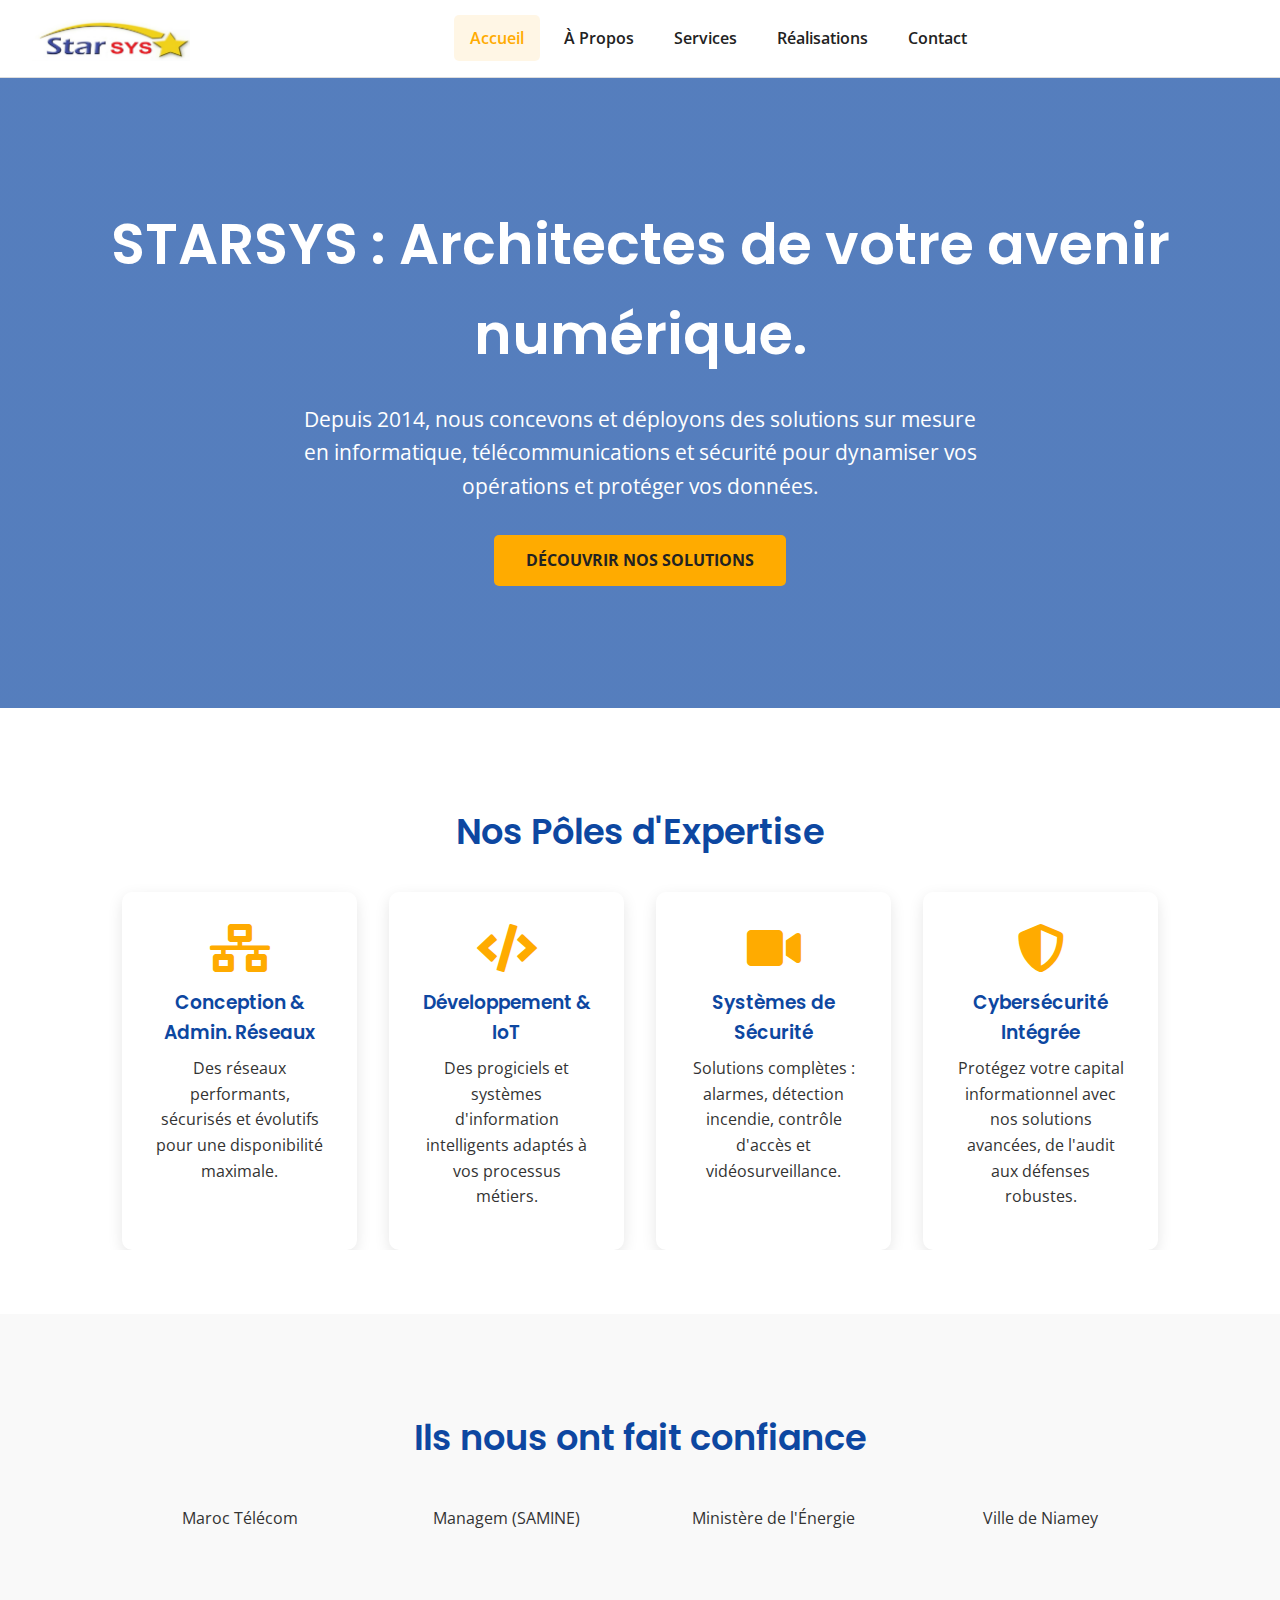
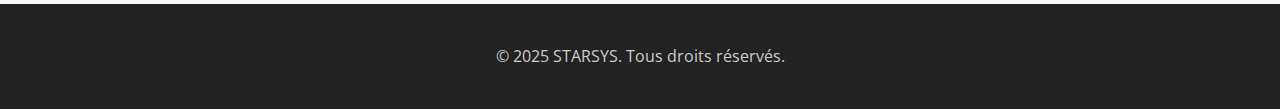
<file: index.html>
<!DOCTYPE html>
<html lang="fr">
<head>
    <meta charset="UTF-8">
    <meta name="viewport" content="width=device-width, initial-scale=1.0">
    <title>STARSYS</title>
    <link rel="stylesheet" href="style.css">
    <!-- Google Fonts -->
    <link href="https://fonts.googleapis.com/css2?family=Poppins:wght@600&family=Open+Sans:wght@400;600&display=swap" rel="stylesheet">
    <!-- Font Awesome pour les icônes -->
    <link rel="stylesheet" href="https://cdnjs.cloudflare.com/ajax/libs/font-awesome/5.15.3/css/all.min.css"/>
</head>
<body>
    <header>
        <nav class="navbar">
            <a href="index.html" class="logo-link">
                <img src="images/LOGO_STARSYS.png" alt="Logo STARSYS" class="logo-img">
            </a>
            <ul class="nav-links">
                <li><a href="index.html" class="active">Accueil</a></li>
                <li><a href="a-propos.html">À Propos</a></li>
                <li><a href="services.html">Services</a></li>
                <li><a href="realisations.html">Réalisations</a></li>
                <li><a href="contact.html">Contact</a></li>
            </ul>
            <div class="menu-toggle">
                <div class="bar"></div>
                <div class="bar"></div>
                <div class="bar"></div>
            </div>
        </nav>
    </header>

    <main>
        <section class="hero">
            <h1>STARSYS : Architectes de votre avenir numérique.</h1>
            <p>Depuis 2014, nous concevons et déployons des solutions sur mesure en informatique, télécommunications et sécurité pour dynamiser vos opérations et protéger vos données.</p>
            <a href="services.html" class="btn">DÉCOUVRIR NOS SOLUTIONS</a>
        </section>

        <section class="section">
            <div class="container">
                <h2>Nos Pôles d'Expertise</h2>
                <div class="grid-4">
                    <div class="card">
                        <i class="fas fa-network-wired"></i>
                        <h3>Conception & Admin. Réseaux</h3>
                        <p>Des réseaux performants, sécurisés et évolutifs pour une disponibilité maximale.</p>
                    </div>
                    <div class="card">
                        <i class="fas fa-code"></i>
                        <h3>Développement & IoT</h3>
                        <p>Des progiciels et systèmes d'information intelligents adaptés à vos processus métiers.</p>
                    </div>
                    <div class="card">
                        <i class="fas fa-video"></i>
                        <h3>Systèmes de Sécurité</h3>
                        <p>Solutions complètes : alarmes, détection incendie, contrôle d'accès et vidéosurveillance.</p>
                    </div>
                     <div class="card">
                        <i class="fas fa-shield-alt"></i>
                        <h3>Cybersécurité Intégrée</h3>
                        <p>Protégez votre capital informationnel avec nos solutions avancées, de l'audit aux défenses robustes.</p>
                    </div>
                </div>
            </div>
        </section>
        
        <section class="section section-light">
             <div class="container">
                <h2>Ils nous ont fait confiance</h2>
                <div class="grid-4">
                    <p>Maroc Télécom</p>
                    <p>Managem (SAMINE)</p>
                    <p>Ministère de l'Énergie</p>
                    <p>Ville de Niamey</p>
                </div>
             </div>
        </section>
    </main>

    <footer class="footer">
        <p>&copy; 2025 STARSYS. Tous droits réservés.</p>
    </footer>

    <script src="script.js"></script>
</body>
</html>
</file>
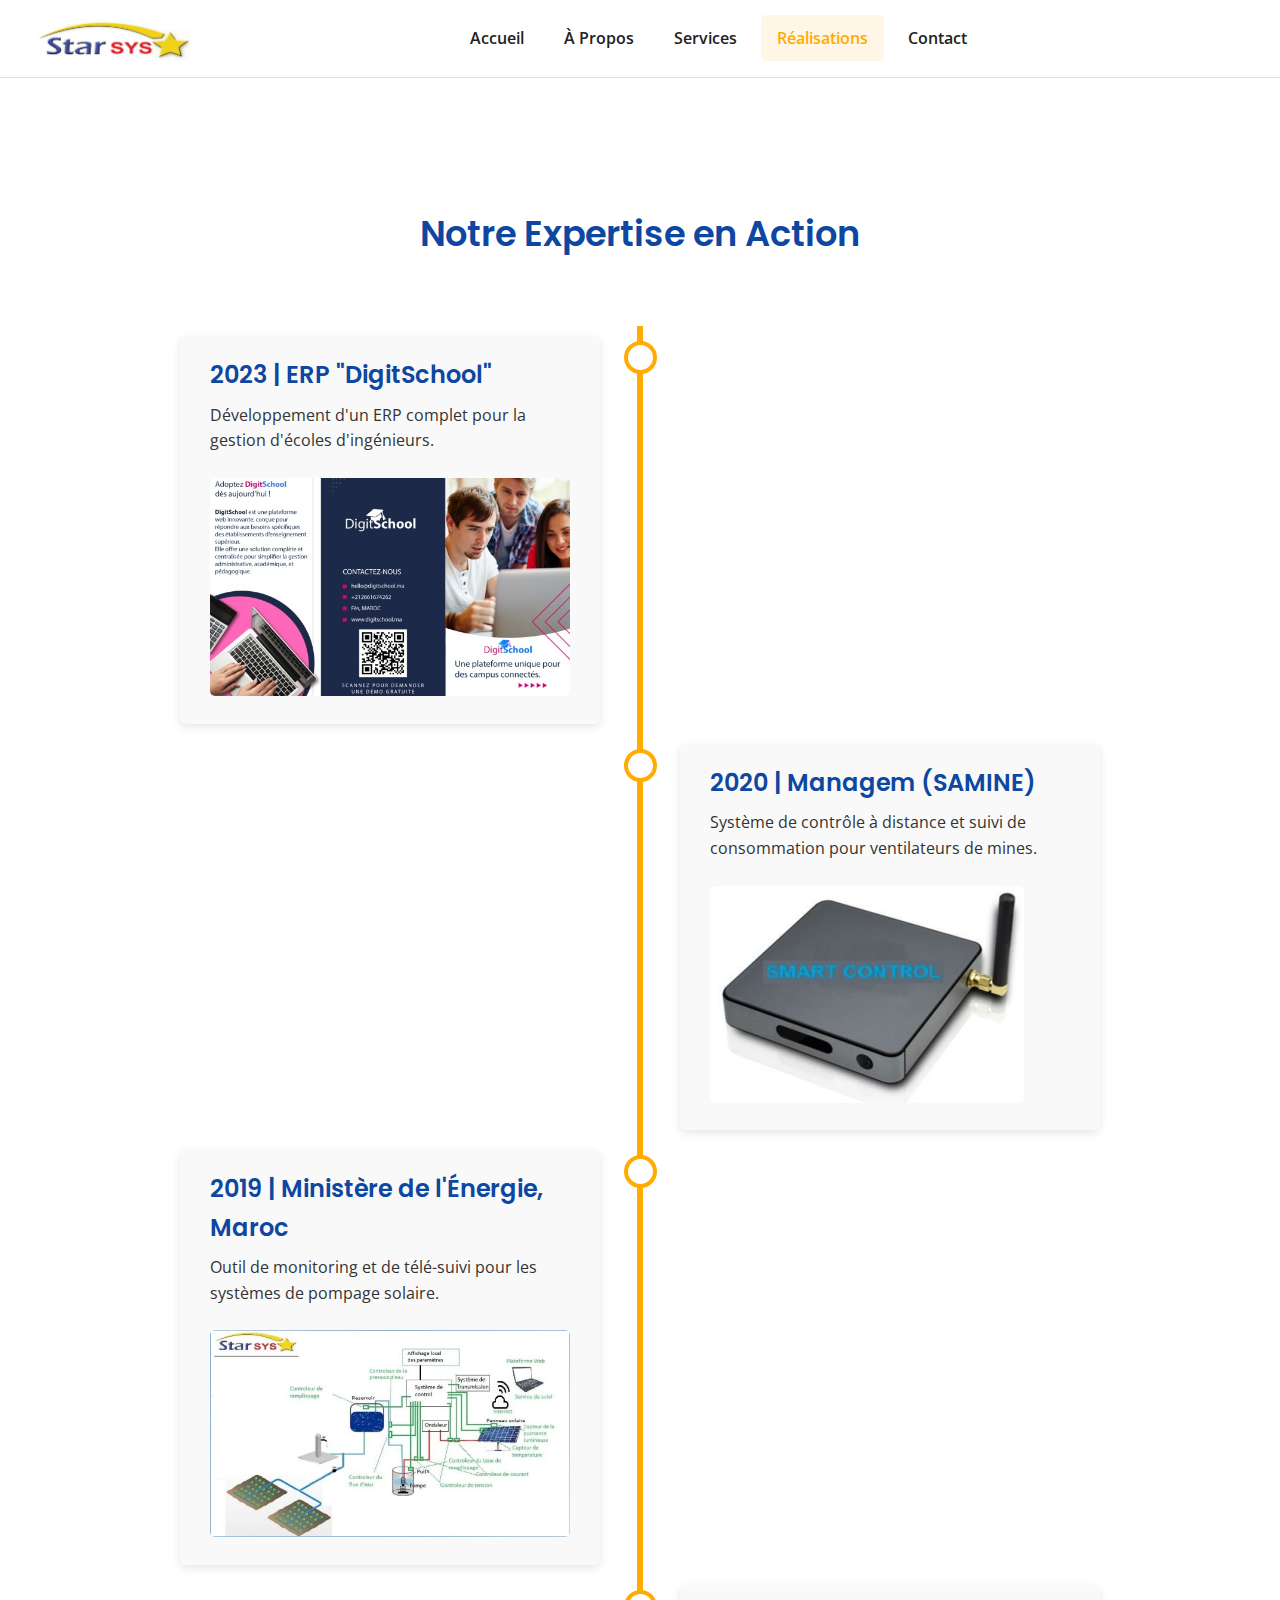
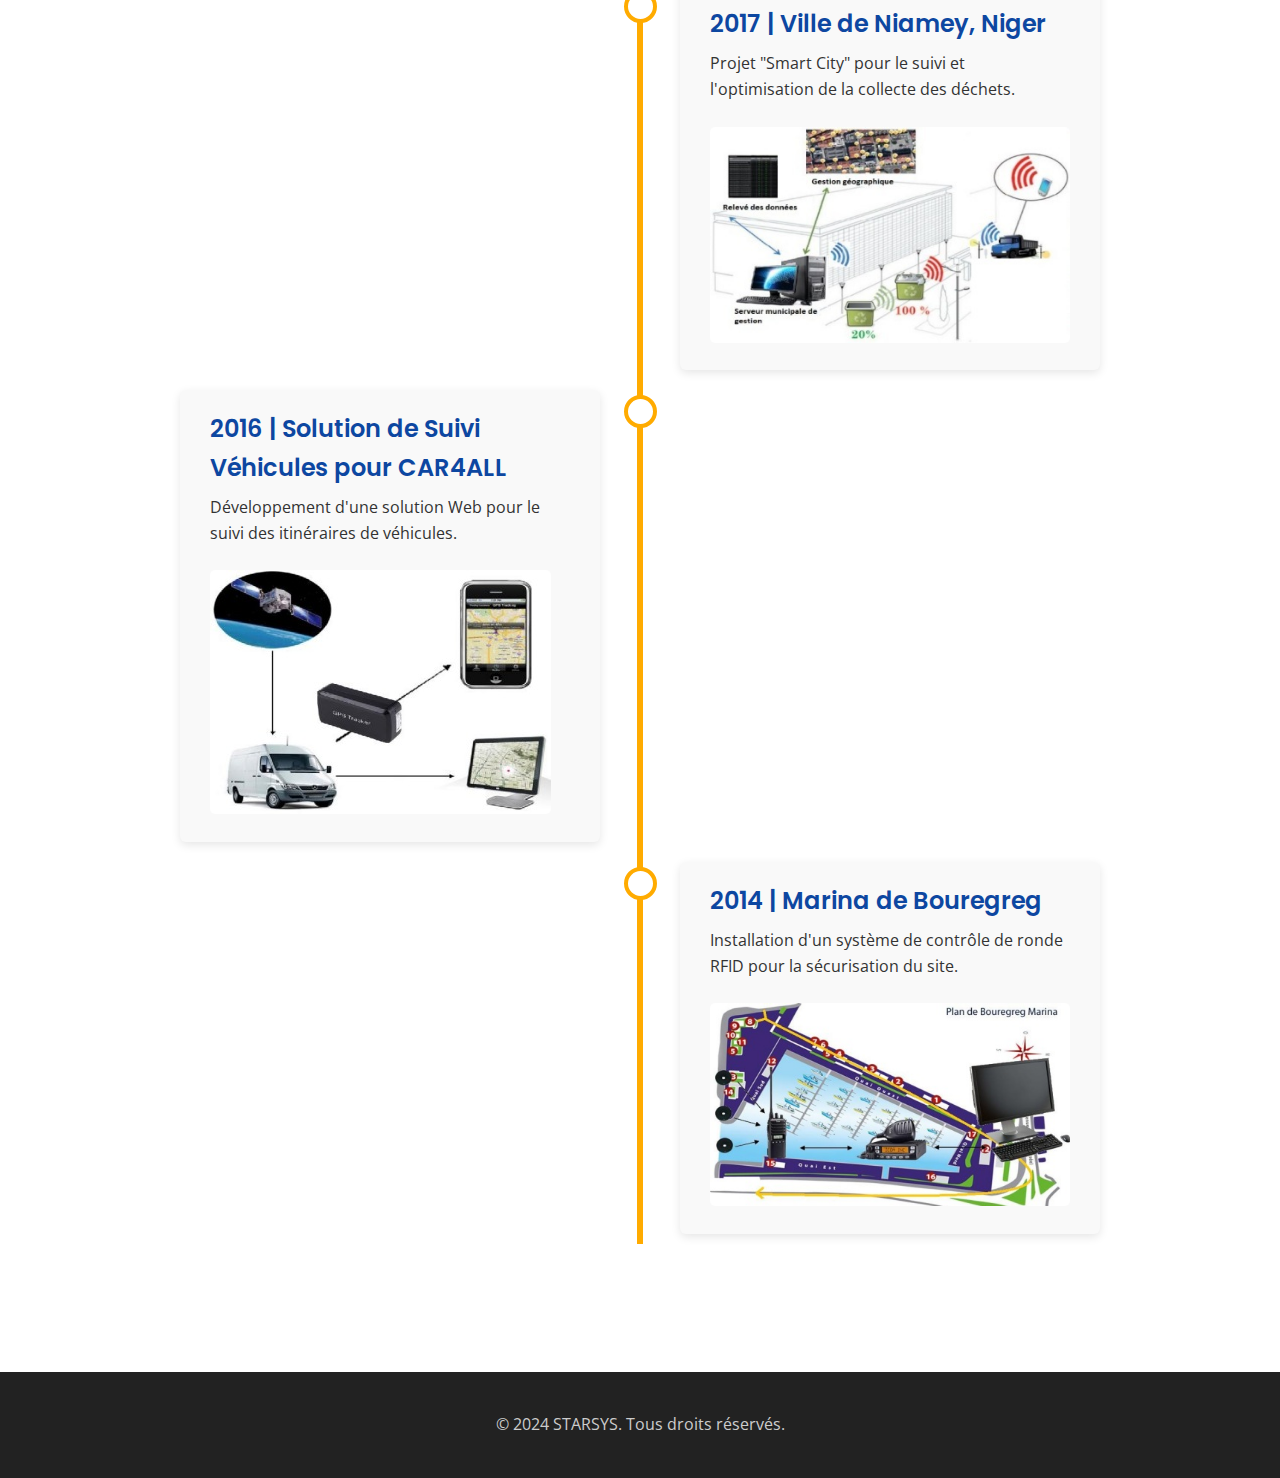
<file: realisations.html>
<!DOCTYPE html>
<html lang="fr">
<head>
    <meta charset="UTF-8">
    <meta name="viewport" content="width=device-width, initial-scale=1.0">
    <title>Réalisations - STARSYS</title>
    <link rel="stylesheet" href="style.css">
    <link href="https://fonts.googleapis.com/css2?family=Poppins:wght@600&family=Open+Sans:wght@400;600&display=swap" rel="stylesheet">
</head>
<body>
    <header>
        <nav class="navbar">
            <a href="index.html" class="logo-link">
                <img src="images/LOGO_STARSYS.png" alt="Logo STARSYS" class="logo-img">
            </a>
            <ul class="nav-links">
                <li><a href="index.html">Accueil</a></li>
                <li><a href="a-propos.html">À Propos</a></li>
                <li><a href="services.html">Services</a></li>
                <li><a href="realisations.html" class="active">Réalisations</a></li>
                <li><a href="contact.html">Contact</a></li>
            </ul>
             <div class="menu-toggle">
                <div class="bar"></div>
                <div class="bar"></div>
                <div class="bar"></div>
            </div>
        </nav>
    </header>

    <main>
        <section class="section">
            <div class="container">
                <h2 style="padding-top: 4rem;">Notre Expertise en Action</h2>
                <div class="timeline">
                    <!-- Item 2023 -->
                    <div class="timeline-item left">
                        <div class="timeline-content">
                            <h3>2023 | ERP "DigitSchool"</h3>
                            <p>Développement d'un ERP complet pour la gestion d'écoles d'ingénieurs.</p>
                            <img src="images/digitschool.jpg" alt="DigitSchool">
                        </div>
                    </div>
                    <!-- Item 2020 -->
                    <div class="timeline-item right">
                        <div class="timeline-content">
                            <h3>2020 | Managem (SAMINE)</h3>
                            <p>Système de contrôle à distance et suivi de consommation pour ventilateurs de mines.</p>
                            <img src="images/managem_samine.jpg" alt="SMART CONTROL">
                        </div>
                    </div>
                    <!-- Item 2019 -->
                    <div class="timeline-item left">
                        <div class="timeline-content">
                            <h3>2019 | Ministère de l'Énergie, Maroc</h3>
                            <p>Outil de monitoring et de télé-suivi pour les systèmes de pompage solaire.</p>
                            <img src="images/pompage_solaire.jpg" alt="Pompage Solaire">
                        </div>
                    </div>
                    <!-- Item 2017 -->
                     <div class="timeline-item right">
                        <div class="timeline-content">
                            <h3>2017 | Ville de Niamey, Niger</h3>
                            <p>Projet "Smart City" pour le suivi et l'optimisation de la collecte des déchets.</p>
                             <img src="images/smart_city_niamey.jpg" alt="Smart City Niamey">
                        </div>
                    </div>
                    <!-- Item 2016 -->
                    <div class="timeline-item left">
                        <div class="timeline-content">
                            <h3>2016 | Solution de Suivi Véhicules pour CAR4ALL</h3>
                            <p>Développement d'une solution Web pour le suivi des itinéraires de véhicules.</p>
                            <img src="images/car4all.jpg" alt="Suivi CAR4ALL">
                        </div>
                    </div>
                    <!-- Item 2014 -->
                     <div class="timeline-item right">
                        <div class="timeline-content">
                            <h3>2014 | Marina de Bouregreg</h3>
                            <p>Installation d'un système de contrôle de ronde RFID pour la sécurisation du site.</p>
                             <img src="images/marina_bouregreg.jpg" alt="Marina de Bouregreg">
                        </div>
                    </div>
                </div>
            </div>
        </section>
    </main>

    <footer class="footer">
        <p>&copy; 2024 STARSYS. Tous droits réservés.</p>
    </footer>

    <script src="script.js"></script>
</body>
</html>
</file>
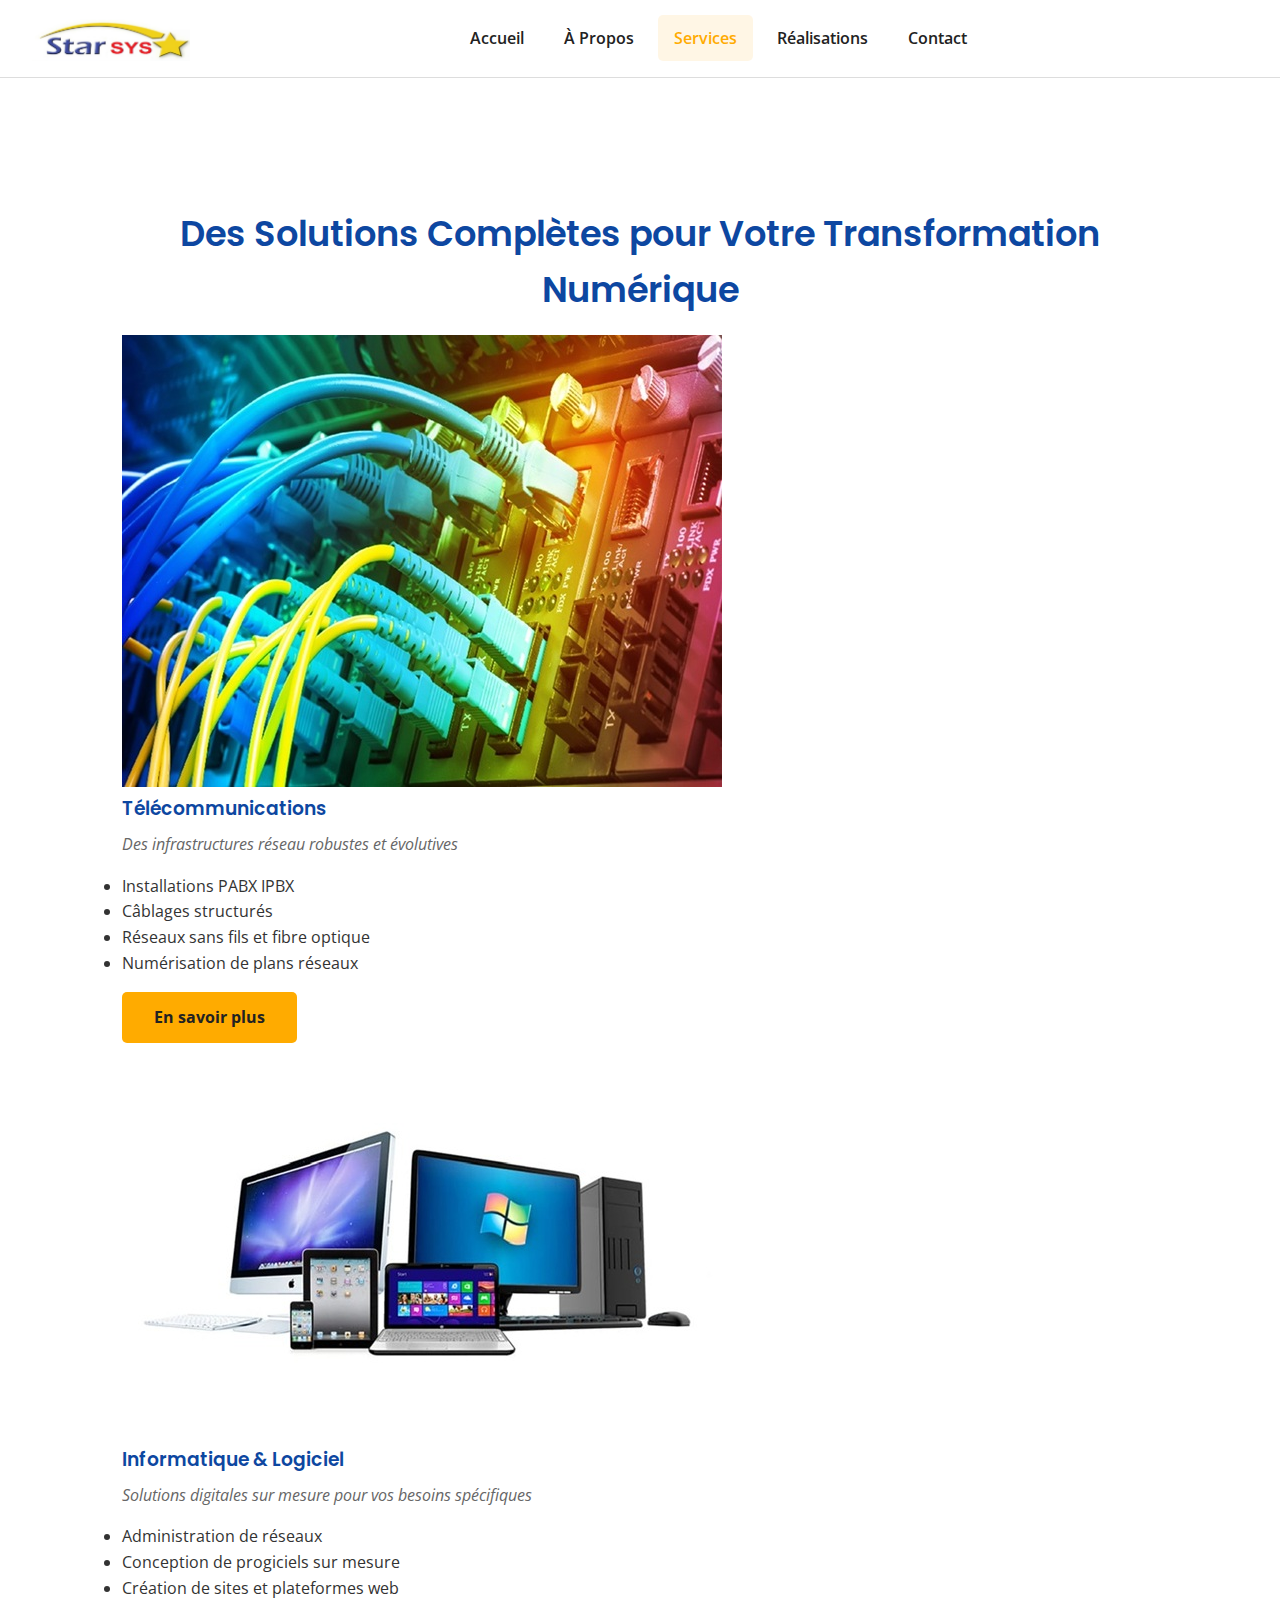
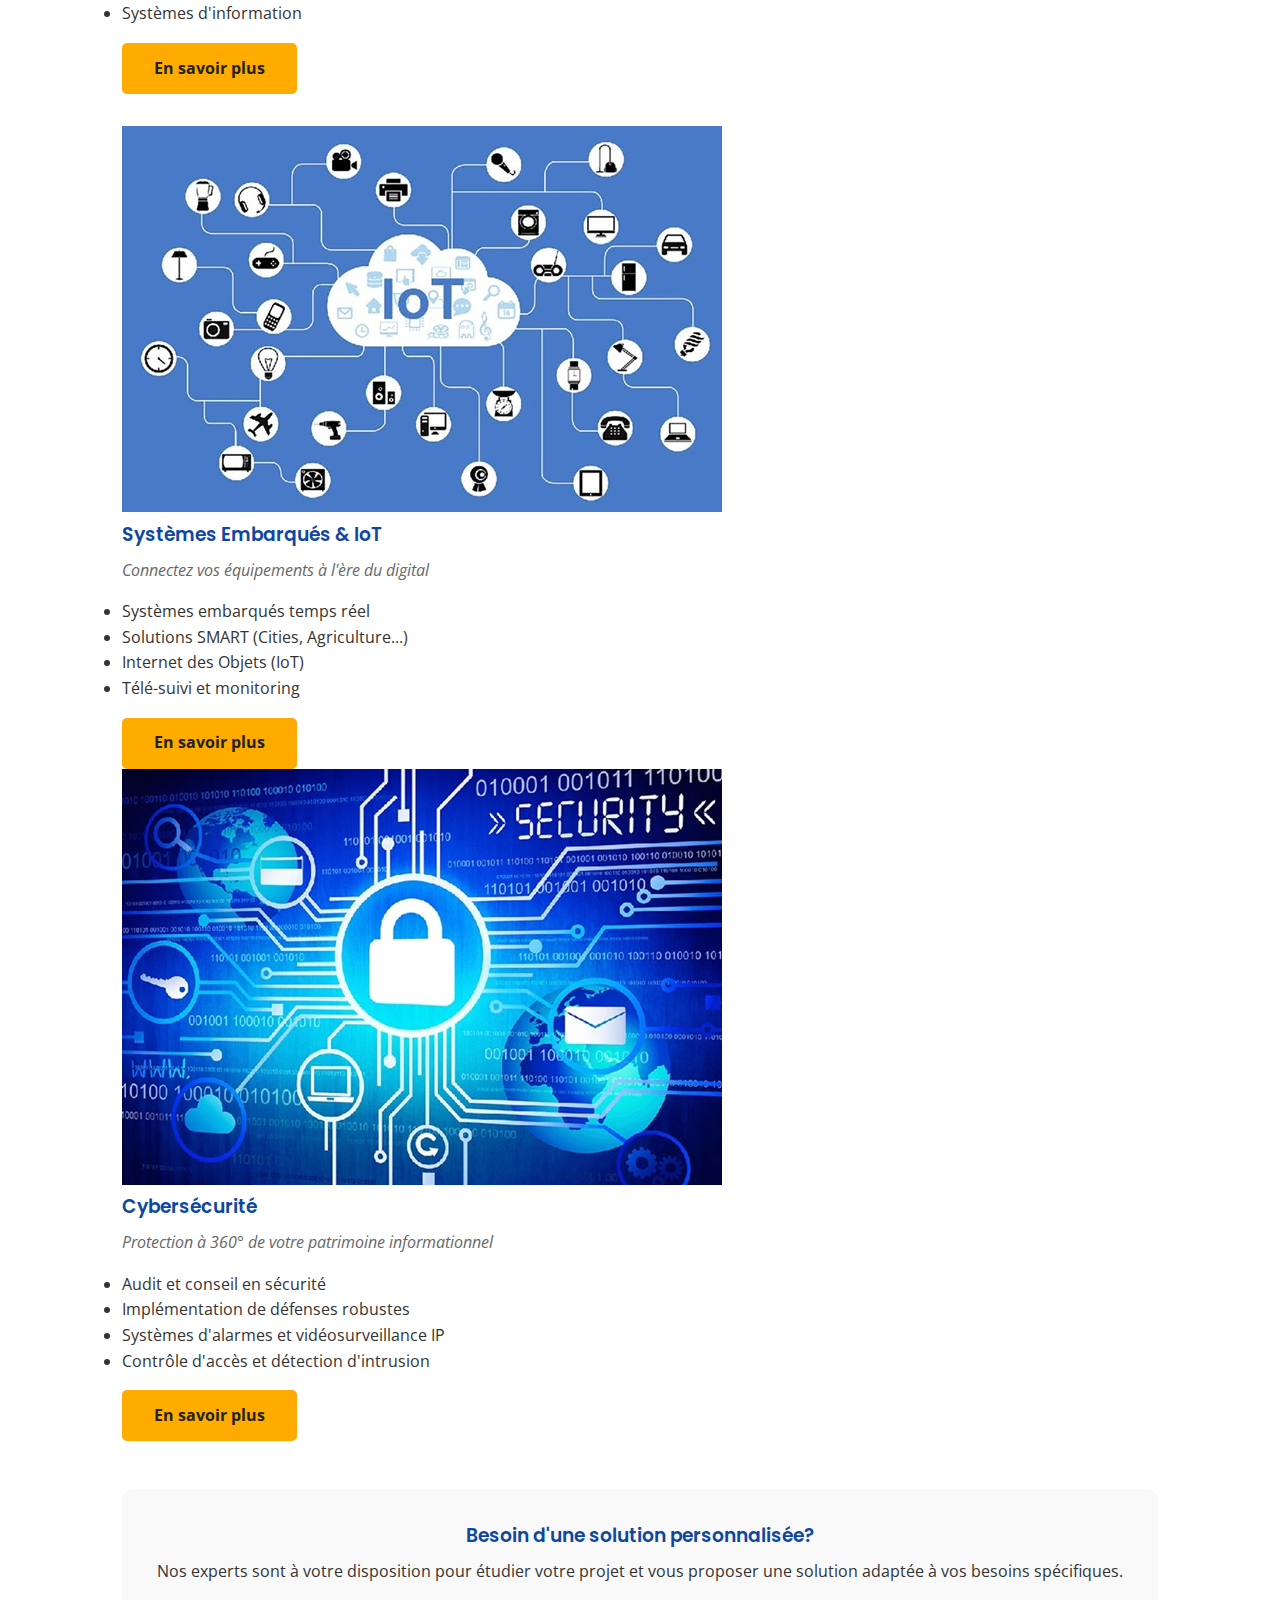
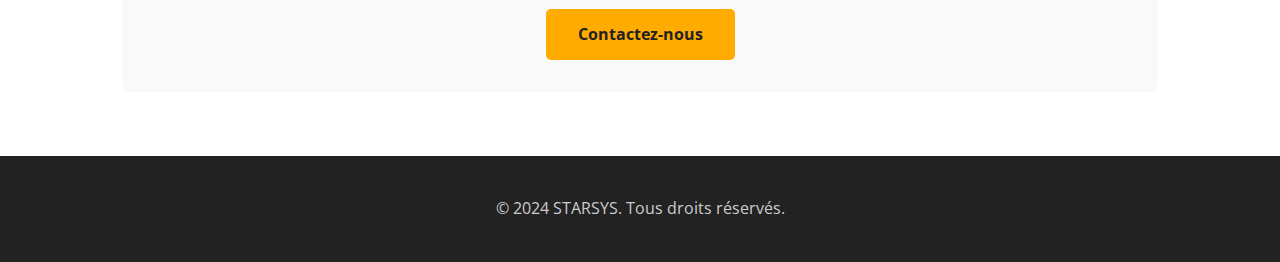
<file: services.html>
<!DOCTYPE html>
<html lang="fr">
<head>
    <meta charset="UTF-8">
    <meta name="viewport" content="width=device-width, initial-scale=1.0">
    <title>Services - STARSYS</title>
    <link rel="stylesheet" href="style.css">
    <link href="https://fonts.googleapis.com/css2?family=Poppins:wght@600&family=Open+Sans:wght@400;600&display=swap" rel="stylesheet">
</head>
<body>
    <header>
        <nav class="navbar">
            <a href="index.html" class="logo-link">
                <img src="images/LOGO_STARSYS.png" alt="Logo STARSYS" class="logo-img">
            </a>
            <ul class="nav-links">
                <li><a href="index.html">Accueil</a></li>
                <li><a href="a-propos.html">À Propos</a></li>
                <li><a href="services.html" class="active">Services</a></li>
                <li><a href="realisations.html">Réalisations</a></li>
                <li><a href="contact.html">Contact</a></li>
            </ul>
             <div class="menu-toggle">
                <div class="bar"></div>
                <div class="bar"></div>
                <div class="bar"></div>
            </div>
        </nav>
    </header>

    <main>
        <section class="section">
            <div class="container">
                <h2 style="padding-top: 4rem;">Des Solutions Complètes pour Votre Transformation Numérique</h2>

                <div class="grid-2">
                    <!-- Service Télécommunications -->
                    <div class="service-card">
                        <div class="service-image">
                            <img src="images/telecom.jpg" alt="Télécommunications">
                        </div>
                        <div class="service-content">
                            <h3>Télécommunications</h3>
                            <p style="font-style: italic; color: #666; margin-bottom: 1rem;">Des infrastructures réseau robustes et évolutives</p>
                            <ul>
                                <li>Installations PABX IPBX</li>
                                <li>Câblages structurés</li>
                                <li>Réseaux sans fils et fibre optique</li>
                                <li>Numérisation de plans réseaux</li>
                            </ul>
                            <a href="contact.html" class="btn" style="display: inline-block; margin-top: 1rem;">En savoir plus</a>
                        </div>
                    </div>

                    <!-- Service Informatique & Logiciel -->
                    <div class="service-card">
                        <div class="service-image">
                            <img src="images/informatique.jpg" alt="Informatique & Logiciel">
                        </div>
                        <div class="service-content">
                            <h3>Informatique & Logiciel</h3>
                            <p style="font-style: italic; color: #666; margin-bottom: 1rem;">Solutions digitales sur mesure pour vos besoins spécifiques</p>
                            <ul>
                                <li>Administration de réseaux</li>
                                <li>Conception de progiciels sur mesure</li>
                                <li>Création de sites et plateformes web</li>
                                <li>Systèmes d'information</li>
                            </ul>
                            <a href="contact.html" class="btn" style="display: inline-block; margin-top: 1rem;">En savoir plus</a>
                        </div>
                    </div>
                </div>

                <div class="grid-2" style="margin-top: 2rem;">
                    <!-- Service Systèmes Embarqués & IoT -->
                    <div class="service-card">
                        <div class="service-image">
                            <img src="images/iot.jpg" alt="Systèmes Embarqués & IoT">
                        </div>
                        <div class="service-content">
                            <h3>Systèmes Embarqués & IoT</h3>
                            <p style="font-style: italic; color: #666; margin-bottom: 1rem;">Connectez vos équipements à l'ère du digital</p>
                            <ul>
                                <li>Systèmes embarqués temps réel</li>
                                <li>Solutions SMART (Cities, Agriculture...)</li>
                                <li>Internet des Objets (IoT)</li>
                                <li>Télé-suivi et monitoring</li>
                            </ul>
                            <a href="contact.html" class="btn" style="display: inline-block; margin-top: 1rem;">En savoir plus</a>
                        </div>
                    </div>

                    <!-- Service Cybersécurité -->
                    <div class="service-card">
                        <div class="service-image">
                            <img src="images/securite.jpg" alt="Cybersécurité">
                        </div>
                        <div class="service-content">
                            <h3>Cybersécurité</h3>
                            <p style="font-style: italic; color: #666; margin-bottom: 1rem;">Protection à 360° de votre patrimoine informationnel</p>
                            <ul>
                                <li>Audit et conseil en sécurité</li>
                                <li>Implémentation de défenses robustes</li>
                                <li>Systèmes d'alarmes et vidéosurveillance IP</li>
                                <li>Contrôle d'accès et détection d'intrusion</li>
                            </ul>
                            <a href="contact.html" class="btn" style="display: inline-block; margin-top: 1rem;">En savoir plus</a>
                        </div>
                    </div>
                </div>

                <!-- Section complémentaire -->
                <div class="service-cta" style="background: #f9f9f9; padding: 2rem; border-radius: 10px; text-align: center; margin-top: 3rem;">
                    <h3>Besoin d'une solution personnalisée?</h3>
                    <p>Nos experts sont à votre disposition pour étudier votre projet et vous proposer une solution adaptée à vos besoins spécifiques.</p>
                    <a href="contact.html" class="btn" style="display: inline-block; margin-top: 1rem;">Contactez-nous</a>
                </div>
            </div>
        </section>
    </main>

    <footer class="footer">
        <p>&copy; 2024 STARSYS. Tous droits réservés.</p>
    </footer>

    <script src="script.js"></script>
</body>
</html>
</file>
<file: style.css>
/* --- Variables et Styles Généraux --- */
:root {
    --primary-color: #0d47a1;  /* Bleu foncé inspiré du logo */
    --secondary-color: #ffab00; /* Jaune/Or inspiré de l'étoile */
    --dark-color: #222;
    --light-color: #f9f9f9;
    --text-color: #333;
}

* {
    box-sizing: border-box;
    margin: 0;
    padding: 0;
}

body {
    font-family: 'Open Sans', sans-serif;
    line-height: 1.6;
    background-color: #fff;
    color: var(--text-color);
}

.container {
    max-width: 1100px;
    margin: auto;
    overflow: hidden;
    padding: 0 2rem;
}

h1, h2, h3 {
    font-family: 'Poppins', sans-serif;
    font-weight: 600;
    color: var(--primary-color);
}

h1 { font-size: 2.8rem; margin-bottom: 1rem; }
h2 { font-size: 2.2rem; margin-bottom: 1rem; text-align: center; padding-top: 2rem; }
p { margin: 0.5rem 0; }
a { color: var(--secondary-color); text-decoration: none; }
img { max-width: 100%; }

/* --- Barre de Navigation --- */
.navbar {
    display: flex;
    justify-content: space-between;
    align-items: center;
    padding: 1rem 2rem;
    background: #fff;
    border-bottom: 1px solid #ddd;
    position: sticky;
    top: 0;
    z-index: 10;
}

.navbar .logo {
    font-size: 1.5rem;
    font-weight: 700;
    color: var(--primary-color);
}

.navbar .logo span {
    color: var(--secondary-color);
}

.navbar ul {
    display: flex;
    list-style: none;
}

.navbar ul li a {
    padding: 0.75rem 1rem;
    margin: 0 0.25rem;
    color: var(--dark-color);
    font-weight: 600;
    transition: all 0.3s ease;
}

.navbar ul li a:hover, .navbar ul li a.active {
    color: var(--secondary-color);
    background-color: rgba(255, 171, 0, 0.1);
    border-radius: 5px;
}

/* --- Section Hero (Bannière principale) --- */
.hero {
    height: 70vh;
    background: linear-gradient(rgba(13, 71, 161, 0.7), rgba(13, 71, 161, 0.7)), url('https://picsum.photos/1600/900?random=1') no-repeat center center/cover;
    color: #fff;
    display: flex;
    flex-direction: column;
    justify-content: center;
    align-items: center;
    text-align: center;
    padding: 0 1rem;
}

.hero h1 {
    color: #fff;
    font-size: 3.5rem;
}

.hero p {
    font-size: 1.3rem;
    max-width: 700px;
}

.btn {
    display: inline-block;
    padding: 0.8rem 2rem;
    margin-top: 1.5rem;
    background: var(--secondary-color);
    color: var(--dark-color);
    border: none;
    border-radius: 5px;
    font-weight: 700;
    cursor: pointer;
    transition: transform 0.3s ease;
}

.btn:hover {
    transform: scale(1.05);
}

/* --- Sections de contenu --- */
.section {
    padding: 4rem 0;
}
.section-light {
    background-color: var(--light-color);
}

.grid-3 {
    display: grid;
    grid-template-columns: repeat(3, 1fr);
    gap: 2rem;
    margin-top: 2rem;
}

.grid-4 {
    display: grid;
    grid-template-columns: repeat(4, 1fr);
    gap: 2rem;
    margin-top: 2rem;
    text-align: center;
}

.card {
    background: #fff;
    padding: 2rem;
    border-radius: 10px;
    box-shadow: 0 5px 15px rgba(0,0,0,0.1);
    text-align: center;
    transition: transform 0.3s ease;
}
.card:hover {
    transform: translateY(-10px);
}
.card i {
    font-size: 3rem;
    color: var(--secondary-color);
    margin-bottom: 1rem;
}

/* --- Page Réalisations --- */
.timeline {
    position: relative;
    max-width: 1000px;
    margin: 4rem auto;
}

.timeline::after {
    content: '';
    position: absolute;
    width: 6px;
    background-color: var(--secondary-color);
    top: 0;
    bottom: 0;
    left: 50%;
    margin-left: -3px;
}

.timeline-item {
    padding: 10px 40px;
    position: relative;
    background-color: inherit;
    width: 50%;
}

.timeline-item.left { left: 0; }
.timeline-item.right { left: 50%; }

.timeline-item::after {
    content: '';
    position: absolute;
    width: 25px;
    height: 25px;
    right: -17px;
    background-color: white;
    border: 4px solid var(--secondary-color);
    top: 15px;
    border-radius: 50%;
    z-index: 1;
}

.timeline-item.right::after { left: -16px; }

.timeline-content {
    padding: 20px 30px;
    background-color: var(--light-color);
    position: relative;
    border-radius: 6px;
    box-shadow: 0 3px 10px rgba(0,0,0,0.1);
}

.timeline-content h3 { font-size: 1.5rem; }
.timeline-content img { border-radius: 5px; margin-top: 1rem; }

/* --- Page Contact --- */
.contact-grid {
    display: grid;
    grid-template-columns: 1fr 1fr;
    gap: 3rem;
    align-items: center;
    margin-top: 3rem;
}

.contact-form input, .contact-form textarea {
    width: 100%;
    padding: 0.8rem;
    margin-bottom: 1rem;
    border: 1px solid #ccc;
    border-radius: 5px;
    font-family: inherit;
}

.contact-info li {
    list-style: none;
    margin-bottom: 1rem;
    font-size: 1.1rem;
}

/* --- Pied de Page --- */
.footer {
    background: var(--dark-color);
    color: #fff;
    text-align: center;
    padding: 2rem 0;
}
.footer p { color: #ccc; }

/* --- Responsive (pour mobiles) --- */
@media (max-width: 768px) {
    h1 { font-size: 2.5rem; }
    .hero h1 { font-size: 2.8rem; }
    .hero p { font-size: 1.1rem; }

    .navbar {
        flex-direction: column;
        align-items: flex-start;
    }

    .navbar ul {
        display: none; /* Caché par défaut */
        flex-direction: column;
        width: 100%;
        text-align: center;
    }
    
    .navbar ul.active {
        display: flex; /* Affiché avec JS */
    }

    .navbar ul li {
        width: 100%;
    }

    .navbar ul li a {
        padding: 1rem;
        border-bottom: 1px solid #444;
    }

    .menu-toggle {
        display: block;
        position: absolute;
        top: 1.5rem;
        right: 1.5rem;
        cursor: pointer;
    }
    
    .menu-toggle .bar {
        width: 25px;
        height: 3px;
        background: var(--dark-color);
        margin: 5px 0;
        transition: 0.4s;
    }

    .grid-3, .grid-4, .contact-grid {
        grid-template-columns: 1fr;
    }

    .timeline::after { left: 31px; }
    .timeline-item { width: 100%; padding-left: 70px; padding-right: 25px; }
    .timeline-item.right { left: 0%; }
    .timeline-item::after { left: 15px; }
}

/* --- Style pour le logo image --- */
.navbar .logo-link {
    display: flex;
    align-items: center;
}

.navbar .logo-img {
    height: 45px; /* Ajustez cette valeur si nécessaire */
    width: auto;
}
</file>
